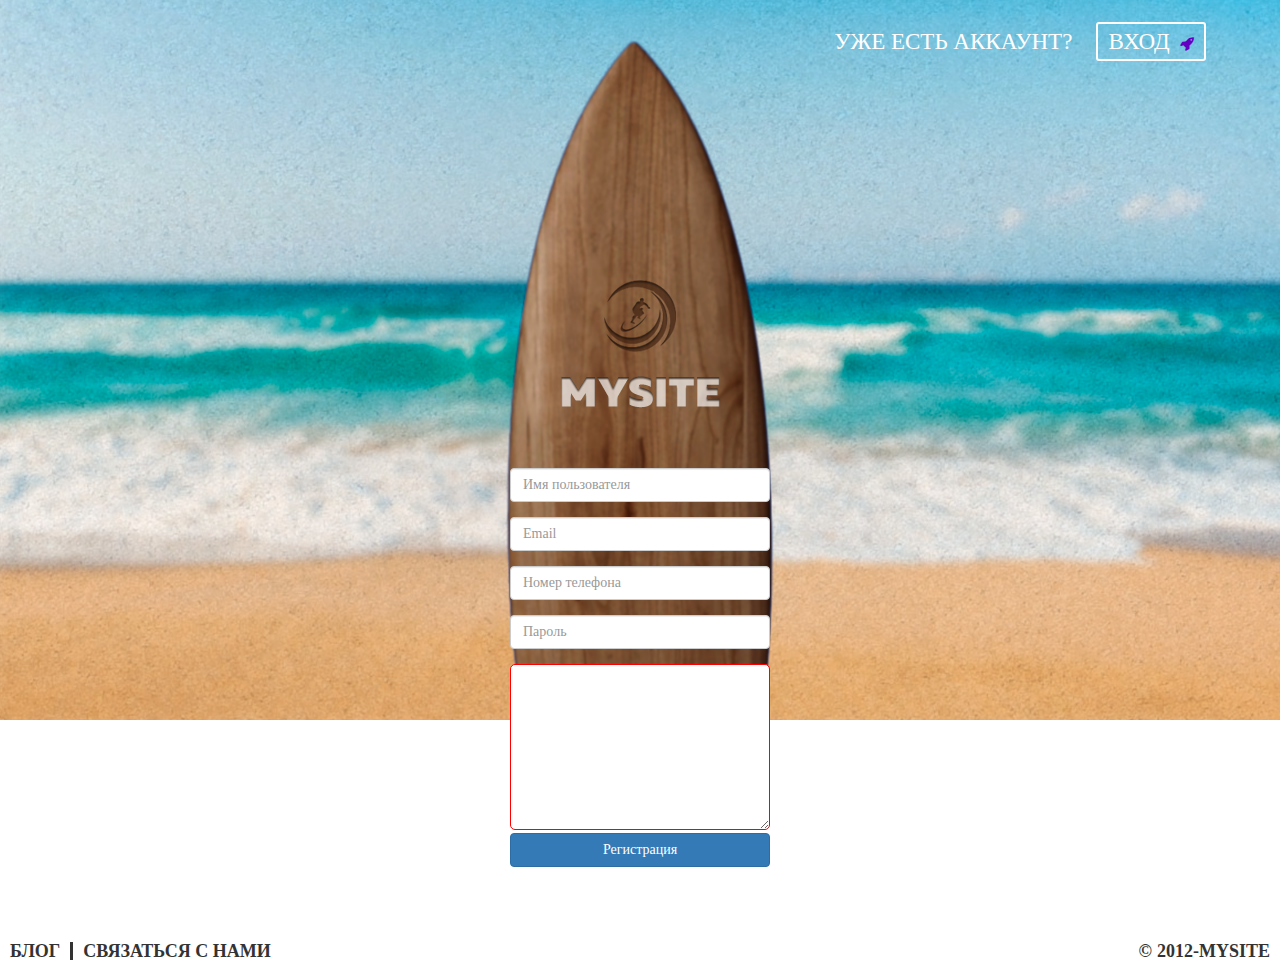
<file: index.html>
<!DOCTYPE html>
<html lang="en">
<head>
	<meta charset="UTF-8">
	<meta http-equiv="X-UA-Compatible" content="IE=edge">
    <meta name="viewport" content="width=device-width, initial-scale=1">
	<title>Lesson 22</title>
	<link rel="stylesheet" href="css/animate.css">
	<link rel="stylesheet" href="css/bootstrap.min.css">
	<link rel="stylesheet" href="css/style.css">
	<link rel="stylesheet" href="css/css reset.css">
	<link rel="stylesheet" href="css/font-awesome.min.css">
</head>
<body>

	<header class="header">
		<div class="header_block">
			<a href="#" class="register">уже есть аккаунт?</a>
			<a href="#" class="join">вход<i class="fa fa-rocket" aria-hidden="true"></i></a>
		</div>

	</header>
	<main class="main">
		<div class="main_block">
			<img src="img/logo.png" alt="logo">
		</div>
		<div class="block_input">
			<form id="main-form-ajax" role="form" action="#">
				<input type="hidden" name="whatever" value="Главная форма">
				<div class="form-group">
			    <input type="text" class="form-control" name="userName" id="exampleInputUser1" placeholder="Имя пользователя">
			  </div>
			  <div class="form-group">
			    <input type="email" class="form-control" name="email" id="exampleInputEmail1" placeholder="Email">
			  </div>
			  	<div class="form-group">
			    <input type="text" class="form-control" name="phone" id="exampleInputNumber1" placeholder="Номер телефона">
			  </div>
			  <div class="form-group">
			    <input type="password" class="form-control" name="password" id="exampleInputPassword1" placeholder="Пароль">
			  </div>
			  <textarea name="user_messege" class="description" cols="30" rows="10"></textarea>
			  <button type="submit" class="btn btn-primary">Регистрация</button>

			</form>
		</div>
	</main>
	 <div class="modal fade" id="modal-thanks" data-backdrop="true" data-keyboard="false" tabindex="-1" role="dialog" aria-labelledby="myModalLabel">
            <div class="modal-dialog modal-sm" role="document">
                <div class="modal-content">
                    <div class="modal-header">
                        <button type="button" class="close" data-dismiss="modal" aria-label="Close"><span aria-hidden="true">&times</span></button>
                        <h4 class="modal-title" id="myModalLabel">Спасибо за заявку!</h4>
                    </div>
                    <div class="modal-body">
                        <p>Мы с Вами свяжемся в ближайшее время!</p>
                    </div>
                    <div class="modal-footer">
                        <button type="button" class="btn btn-default" data-dismiss="modal">Закрыть окно</button>
                    </div>
                </div>  
            </div>
        </div>
	<footer class="footer">
		<div class="target">
			<span>блог</span>
			<p>связаться с нами</p>
		</div>
		<div class="data">
			<p><span>&copy;</span>2012-MYSITE</p>
		</div>
	</footer>
	<script src="js/jquery-3.2.1.min.js"></script>
	<script src="js/bootstrap.min.js"></script>
	<script src="js/jquery.maskedinput.min.js"></script>
	<script>
			jQuery(function($){
		   $("#exampleInputNumber1").mask("+7 (999) 999-9999");
		});
	</script>
	<script src="js/validate.js"></script>
	<script>
		$('#main-form-ajax').validate({
			rules: {
				userName : {
					required: true,
					minlength: 2
				},
				email: {
					required: true, 
					minlength: 2,
					email: true
				},
				phone: {
					required: true,
					minlength: 10,
				},
				password: {
					required: true, 
					minlength: 6,
				}
			},
			messages: {
				userName: {
				required: 'Это поле обязательно',
				minlength: 'Не менее 2 символов'	
				},
				email: {
				required: 'Это поле обязательно',
				minlength: 'Не менее 2 символов',
				email: 'Введите корректный email'	
				},
				phone: {
					required: 'Введите номер',
					minlength: 'Введите номер без 8'
				},
				password: {
					required: 'Введите пароль',
					minlength: 'Введите пароль из 6 значении'
				}
			}
		})
	</script>

    <script>
       $(document).ready(function() {
    $("#main-form-ajax").submit(function() {
        $.ajax({
            type: "POST",
            url: "mail.php",
            data: $(this).serialize()
        }).done(function() {
            $(this).find("input").val("");
             $('#modal-thanks').modal('show');
            $("#main-form-ajax").trigger("reset");
        });
        return false;
    });
    
});
    </script>

</body>
</html>
</file>
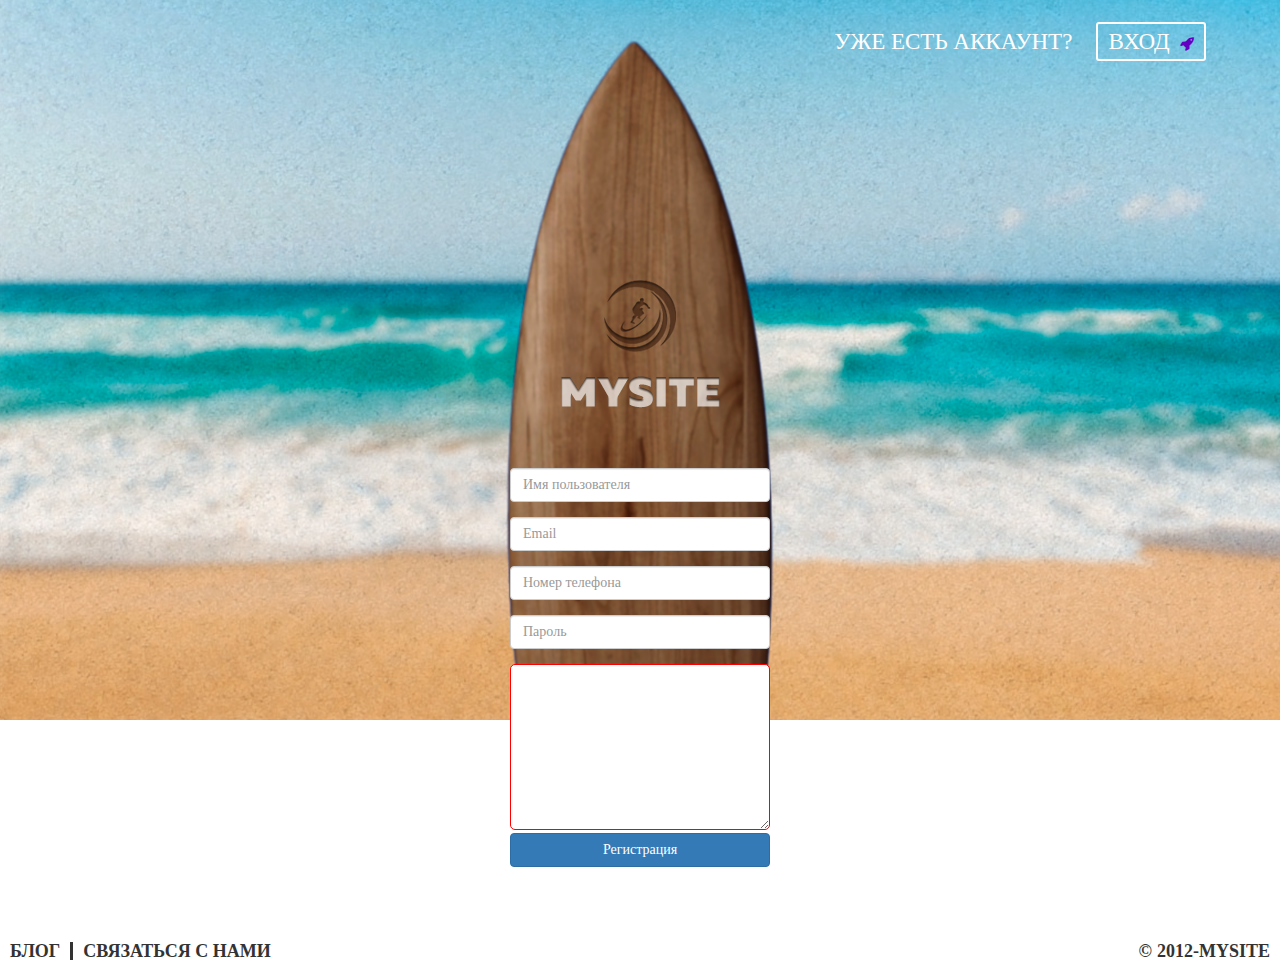
<file: homework.sl/index.html>
<!DOCTYPE html>
<html lang="en">
<head>
	<meta charset="UTF-8">
	<meta http-equiv="X-UA-Compatible" content="IE=edge">
    <meta name="viewport" content="width=device-width, initial-scale=1">
	<title>Lesson 22</title>
	<link rel="stylesheet" href="css/animate.css">
	<link rel="stylesheet" href="css/bootstrap.min.css">
	<link rel="stylesheet" href="css/style.css">
	<link rel="stylesheet" href="css/css reset.css">
	<link rel="stylesheet" href="css/font-awesome.min.css">
</head>
<body>

	<header class="header">
		<div class="header_block">
			<a href="#" class="register">уже есть аккаунт?</a>
			<a href="#" class="join">вход<i class="fa fa-rocket" aria-hidden="true"></i></a>
		</div>

	</header>
	<main class="main">
		<div class="main_block">
			<img src="img/logo.png" alt="logo">
		</div>
		<div class="block_input">
			<form id="form" role="form" action="mail.php" method="POST">
				<input type="hidden" name="whatever">
				<div class="form-group">
			    <input type="text" class="form-control" name="userName" id="exampleInputUser1" placeholder="Имя пользователя">
			  </div>
			  <div class="form-group">
			    <input type="email" class="form-control" name="email" id="exampleInputEmail1" placeholder="Email">
			  </div>
			  	<div class="form-group">
			    <input type="text" class="form-control" name="phone" id="exampleInputNumber1" placeholder="Номер телефона">
			  </div>
			  <div class="form-group">
			    <input type="password" class="form-control" name="password" id="exampleInputPassword1" placeholder="Пароль">
			  </div>
			  <textarea name="user_messege" class="description" cols="30" rows="10"></textarea>
			  <button type="submit" class="btn btn-primary">Регистрация</button>

			</form>
		</div>

		        <div class="modal fade" id="modal-thanks" data-backdrop="true" data-keyboard="false" tabindex="-1" role="dialog" aria-labelledby="myModalLabel">
            <div class="modal-dialog modal-sm" role="document">
                <div class="modal-content">
                    <div class="modal-header">
                        <button type="button" class="close" data-dismiss="modal" aria-label="Close"><span aria-hidden="true">&times</span></button>
                        <h4 class="modal-title" id="myModalLabel">Спасибо за заявку!</h4>
                    </div>
                    <div class="modal-body">
                        <p>Мы с Вами свяжемся в ближайшее время!</p>
                    </div>
                    <div class="modal-footer">
                        <button type="button" class="btn btn-default" data-dismiss="modal">Закрыть окно</button>
                    </div>
                </div>  
            </div>
        </div>
	</main>
	<footer class="footer">
		<div class="target">
			<span>блог</span>
			<p>связаться с нами</p>
		</div>
		<div class="data">
			<p><span>&copy;</span>2012-MYSITE</p>
		</div>
	</footer>
	<script src="js/jquery-3.2.1.min.js"></script>

	</script>
	<script src="js/jquery.maskedinput.min.js"></script>
	<script>
			jQuery(function($){
		   $("#exampleInputNumber1").mask("+7 (999) 999-9999");
		});
	</script>
	<script src="js/validate.js"></script>
	<script>
		$('#form').validate({
			rules: {
				userName : {
					required: true,
					minlength: 2
				},
				email: {
					required: true, 
					minlength: 2,
					email: true
				},
				phone: {
					required: true,
					minlength: 10,
				},
				password: {
					required: true, 
					minlength: 6,
				}
			},
			messages: {
				userName: {
				required: 'Это поле обязательно',
				minlength: 'Не менее 2 символов'	
				},
				email: {
				required: 'Это поле обязательно',
				minlength: 'Не менее 2 символов',
				email: 'Введите корректный email'	
				},
				phone: {
					required: 'Введите номер',
					minlength: 'Введите номер без 8'
				},
				password: {
					required: 'Введите пароль',
					minlength: 'Введите пароль из 6 значении'
				}
			}
		})
	</script>
	    <script>
       $(document).ready(function() {
    $("#form").submit(function() {
        $.ajax({
            type: "POST",
            url: "mail.php",
            data: $(this).serialize()
        }).done(function() {
            $(this).find("input").val("");
            $('#modal-thanks').modal('show');
            $("#form").trigger("reset");
        });
        return false;
    });
    
});
    </script>
</body>
</html>
</file>
<file: css/style.css>
@font-face {
  font-family: 'FontAwesome';
  src: url('../fonts/fontawesome-webfont.eot');
  src: url('../fonts/WebFont.eot?iefix') format('eot');
  src: url('../fonts/FontAwesome.otf') format('otf'), url('../fonts/fontawesome-webfont.woff') format('woff'), url('../fonts/fontawesome-webfont.ttf') format('truetype'), url('../fonts/fontawesome-webfont.svg') format('svg');
}
body {
  background: url(../img/bg.png) no-repeat;
  background-size: cover;
  position: absolute;
  width: 100%;
}
.header {
  padding-top: 30px;
  height: 100px;
}
.header .header_block {
  float: right;
  width: 500px;
  text-align: center;
}
.header .header_block a {
  text-decoration: none;
  font-size: 23px;
  color: #fff;
  margin-right: 20px;
  text-transform: uppercase;
}
.header .header_block .join {
  border: solid 2px;
  border-radius: 3px;
  padding: 5px 10px;
}
.header .header_block .fa {
  font-size: 15px;
  color: #6400C1;
  margin-left: 10px;
  position: relative;
}
.main .main_block {
  display: -webkit-box;
  display: -ms-flexbox;
  display: flex;
  -webkit-box-pack: center;
      -ms-flex-pack: center;
          justify-content: center;
  margin-top: 180px;
}
.main .block_input {
  display: -webkit-box;
  display: -ms-flexbox;
  display: flex;
  -webkit-box-pack: center;
      -ms-flex-pack: center;
          justify-content: center;
  margin-top: 60px;
}
.main .block_input form {
  width: 260px;
}
.main .block_input form .description {
  border-radius: 5px;
  border-color: red;
  width: 260px;
}
.main .block_input .btn {
  width: 260px;
}
.main .block_input #exampleInputPassword1::before {
  font-family: "FontAwesome";
  content: "\f007";
  position: absolute;
  font-size: 30px;
  color: black;
}
.footer {
  display: -webkit-box;
  display: -ms-flexbox;
  display: flex;
  -webkit-box-pack: justify;
      -ms-flex-pack: justify;
          justify-content: space-between;
  padding-top: 75px;
}
.footer .target {
  display: -webkit-box;
  display: -ms-flexbox;
  display: flex;
  margin-left: 10px;
}
.footer .target span {
  border-right: solid;
  padding-right: 10px;
  font-size: 18px;
  font-weight: 700;
  text-transform: uppercase;
}
.footer .target p {
  font-size: 18px;
  font-weight: 700;
  text-transform: uppercase;
  padding-left: 10px;
}
.footer .data span {
  margin-right: 5px;
}
.footer .data p {
  font-size: 18px;
  font-weight: 700;
  margin-right: 10px;
}
.error {
  border: solid red 1px;
}
label.error {
  position: absolute;
  border: none;
  color: red;
}
</file>
<file: homework.sl/css/style.css>
@font-face {
  font-family: 'FontAwesome';
  src: url('../fonts/fontawesome-webfont.eot');
  src: url('../fonts/WebFont.eot?iefix') format('eot');
  src: url('../fonts/FontAwesome.otf') format('otf'), url('../fonts/fontawesome-webfont.woff') format('woff'), url('../fonts/fontawesome-webfont.ttf') format('truetype'), url('../fonts/fontawesome-webfont.svg') format('svg');
}
body {
  background: url(../img/bg.png) no-repeat;
  background-size: cover;
  position: absolute;
  width: 100%;
}
.header {
  padding-top: 30px;
  height: 100px;
}
.header .header_block {
  float: right;
  width: 500px;
  text-align: center;
}
.header .header_block a {
  text-decoration: none;
  font-size: 23px;
  color: #fff;
  margin-right: 20px;
  text-transform: uppercase;
}
.header .header_block .join {
  border: solid 2px;
  border-radius: 3px;
  padding: 5px 10px;
}
.header .header_block .fa {
  font-size: 15px;
  color: #6400C1;
  margin-left: 10px;
  position: relative;
}
.main .main_block {
  display: -webkit-box;
  display: -ms-flexbox;
  display: flex;
  -webkit-box-pack: center;
      -ms-flex-pack: center;
          justify-content: center;
  margin-top: 180px;
}
.main .block_input {
  display: -webkit-box;
  display: -ms-flexbox;
  display: flex;
  -webkit-box-pack: center;
      -ms-flex-pack: center;
          justify-content: center;
  margin-top: 60px;
}
.main .block_input form {
  width: 260px;
}
.main .block_input form .description {
  border-radius: 5px;
  border-color: red;
  width: 260px;
}
.main .block_input .btn {
  width: 260px;
}
.main .block_input #exampleInputPassword1::before {
  font-family: "FontAwesome";
  content: "\f007";
  position: absolute;
  font-size: 30px;
  color: black;
}
.footer {
  display: -webkit-box;
  display: -ms-flexbox;
  display: flex;
  -webkit-box-pack: justify;
      -ms-flex-pack: justify;
          justify-content: space-between;
  padding-top: 75px;
}
.footer .target {
  display: -webkit-box;
  display: -ms-flexbox;
  display: flex;
  margin-left: 10px;
}
.footer .target span {
  border-right: solid;
  padding-right: 10px;
  font-size: 18px;
  font-weight: 700;
  text-transform: uppercase;
}
.footer .target p {
  font-size: 18px;
  font-weight: 700;
  text-transform: uppercase;
  padding-left: 10px;
}
.footer .data span {
  margin-right: 5px;
}
.footer .data p {
  font-size: 18px;
  font-weight: 700;
  margin-right: 10px;
}
.error {
  border: solid red 1px;
}
label.error {
  position: absolute;
  border: none;
  color: red;
}
</file>
